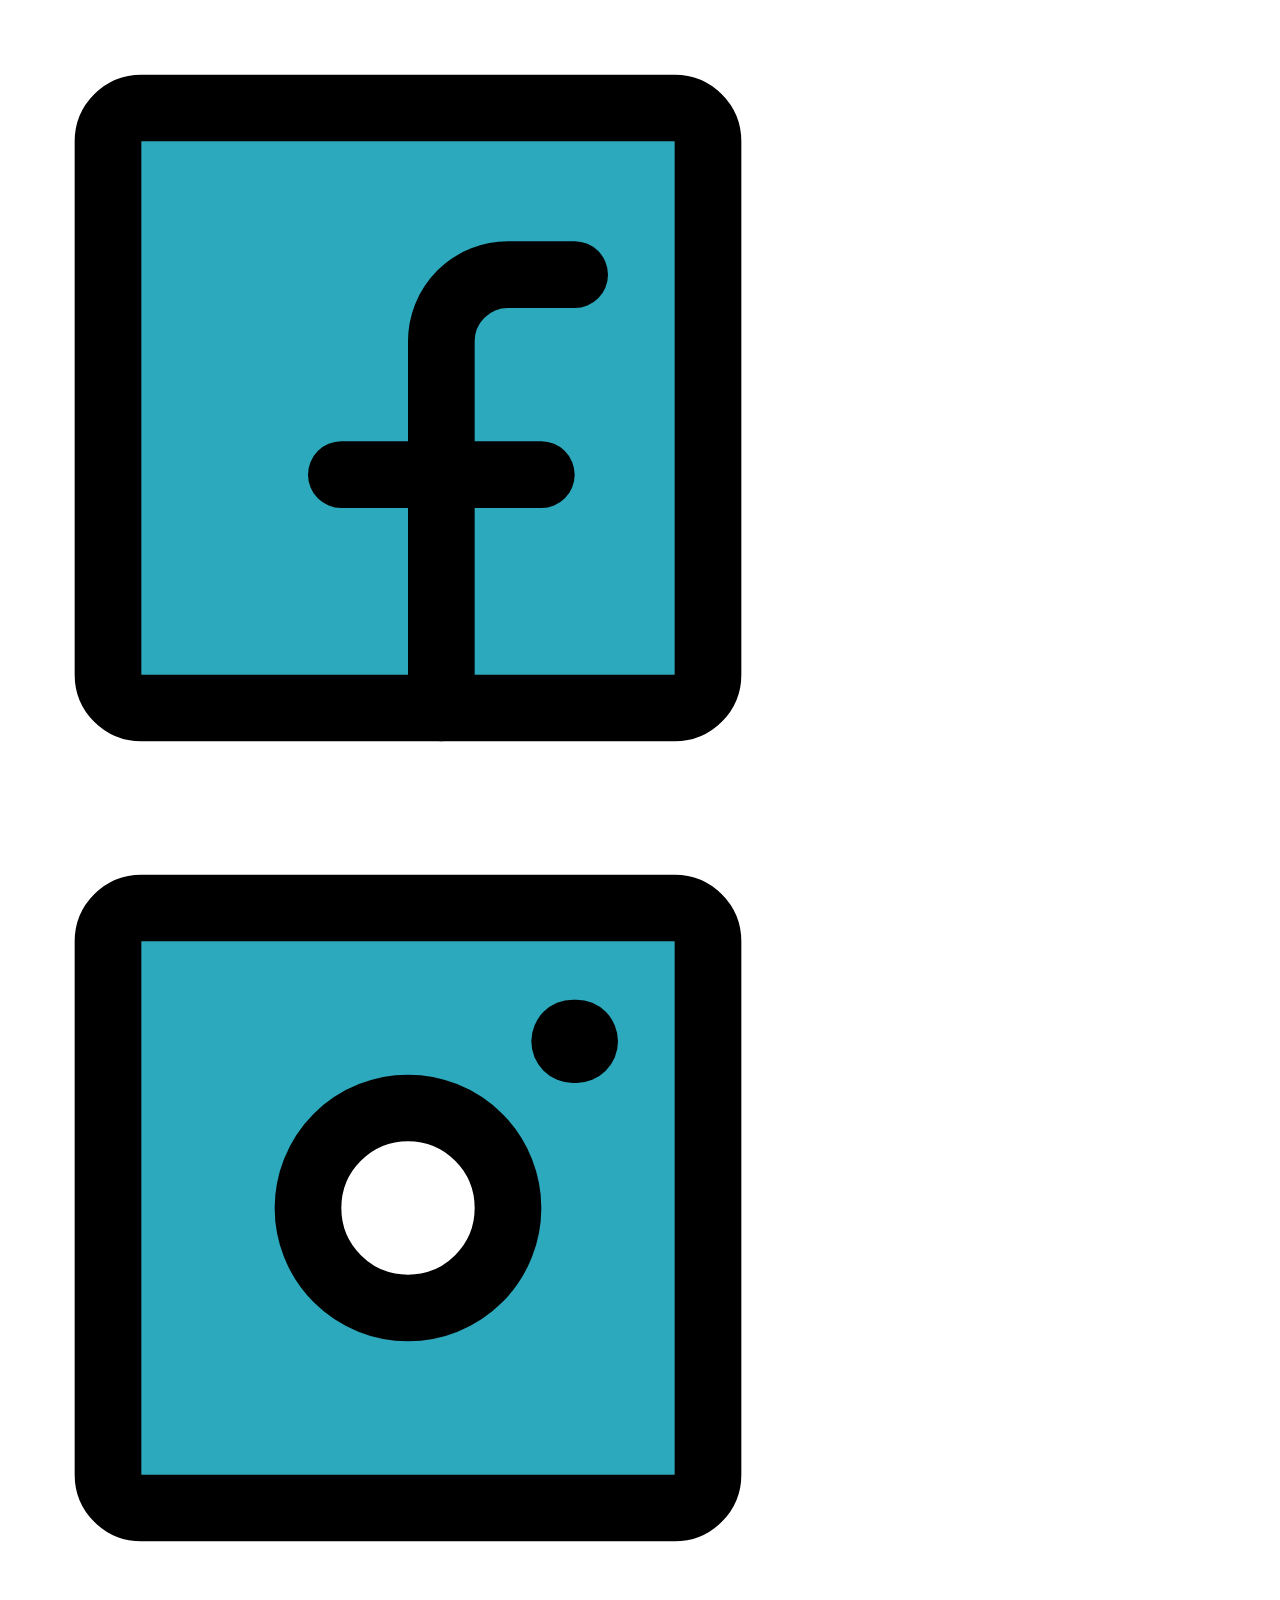
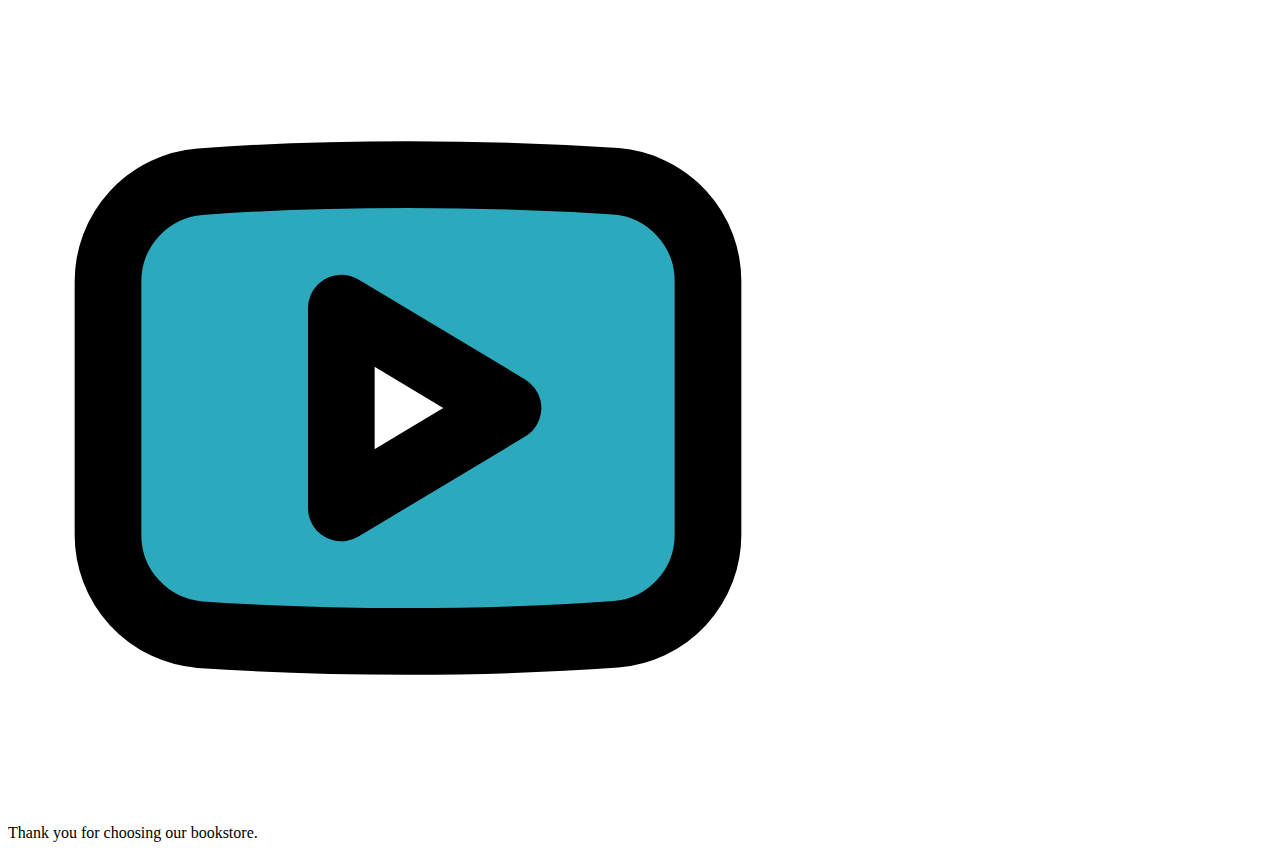
<file: index.footer.partial.html>
<footer class="footer">
  <div class="footer__wrapper container">
    <div class="footer__media">
      <a href="#" class="footer__media-link">
        <img class="footer__media-icon" src="img/icon-facebook.svg" alt="icon_facebook">
      </a>
      <a href="#" class="footer__media-link">
        <img class="footer__media-icon" src="img/icon-instagram.svg" alt="icon instagram">
      </a>
      <a href="#" class="footer__media-link">
        <img class="footer__media-icon" src="img/icon-youtube.svg" alt="icon youtube">
      </a>
    </div>
    <div class="footer__imfotm">
      <p>Thank you for choosing our bookstore.</p>
    </div>
  </div>
</footer>

<!-- <!DOCTYPE html>
<html lang="en">
<head>
  <meta charset="UTF-8">
  <meta name="viewport" content="width=device-width, initial-scale=1.0">
  <title>BookStore</title>
  <script src="https://unpkg.com/htmx.org@1.9.10" integrity="sha384-D1Kt99CQMDuVetoL1lrYwg5t+9QdHe7NLX/SoJYkXDFfX37iInKRy5xLSi8nO7UC" crossorigin="anonymous"></script>
</head>
<body>
  <footer class="footer">
    <div class="footer__wrapper container">
      <div class="footer__media">
        <a href="#" class="footer__media-link">
          <img class="footer__media-icon" src="img/icon-facebook.svg" alt="icon_facebook">
        </a>
        <a href="#" class="footer__media-link">
          <img class="footer__media-icon" src="img/icon-instagram.svg" alt="icon instagram">
        </a>
        <a href="#" class="footer__media-link">
          <img class="footer__media-icon" src="img/icon-youtube.svg" alt="icon youtube">
        </a>
      </div>
      <div class="footer__imfotm">
        <p>Thank you for choosing our bookstore.</p>
      </div>
    </div>
  </footer>
</body>
</html> -->
</file>
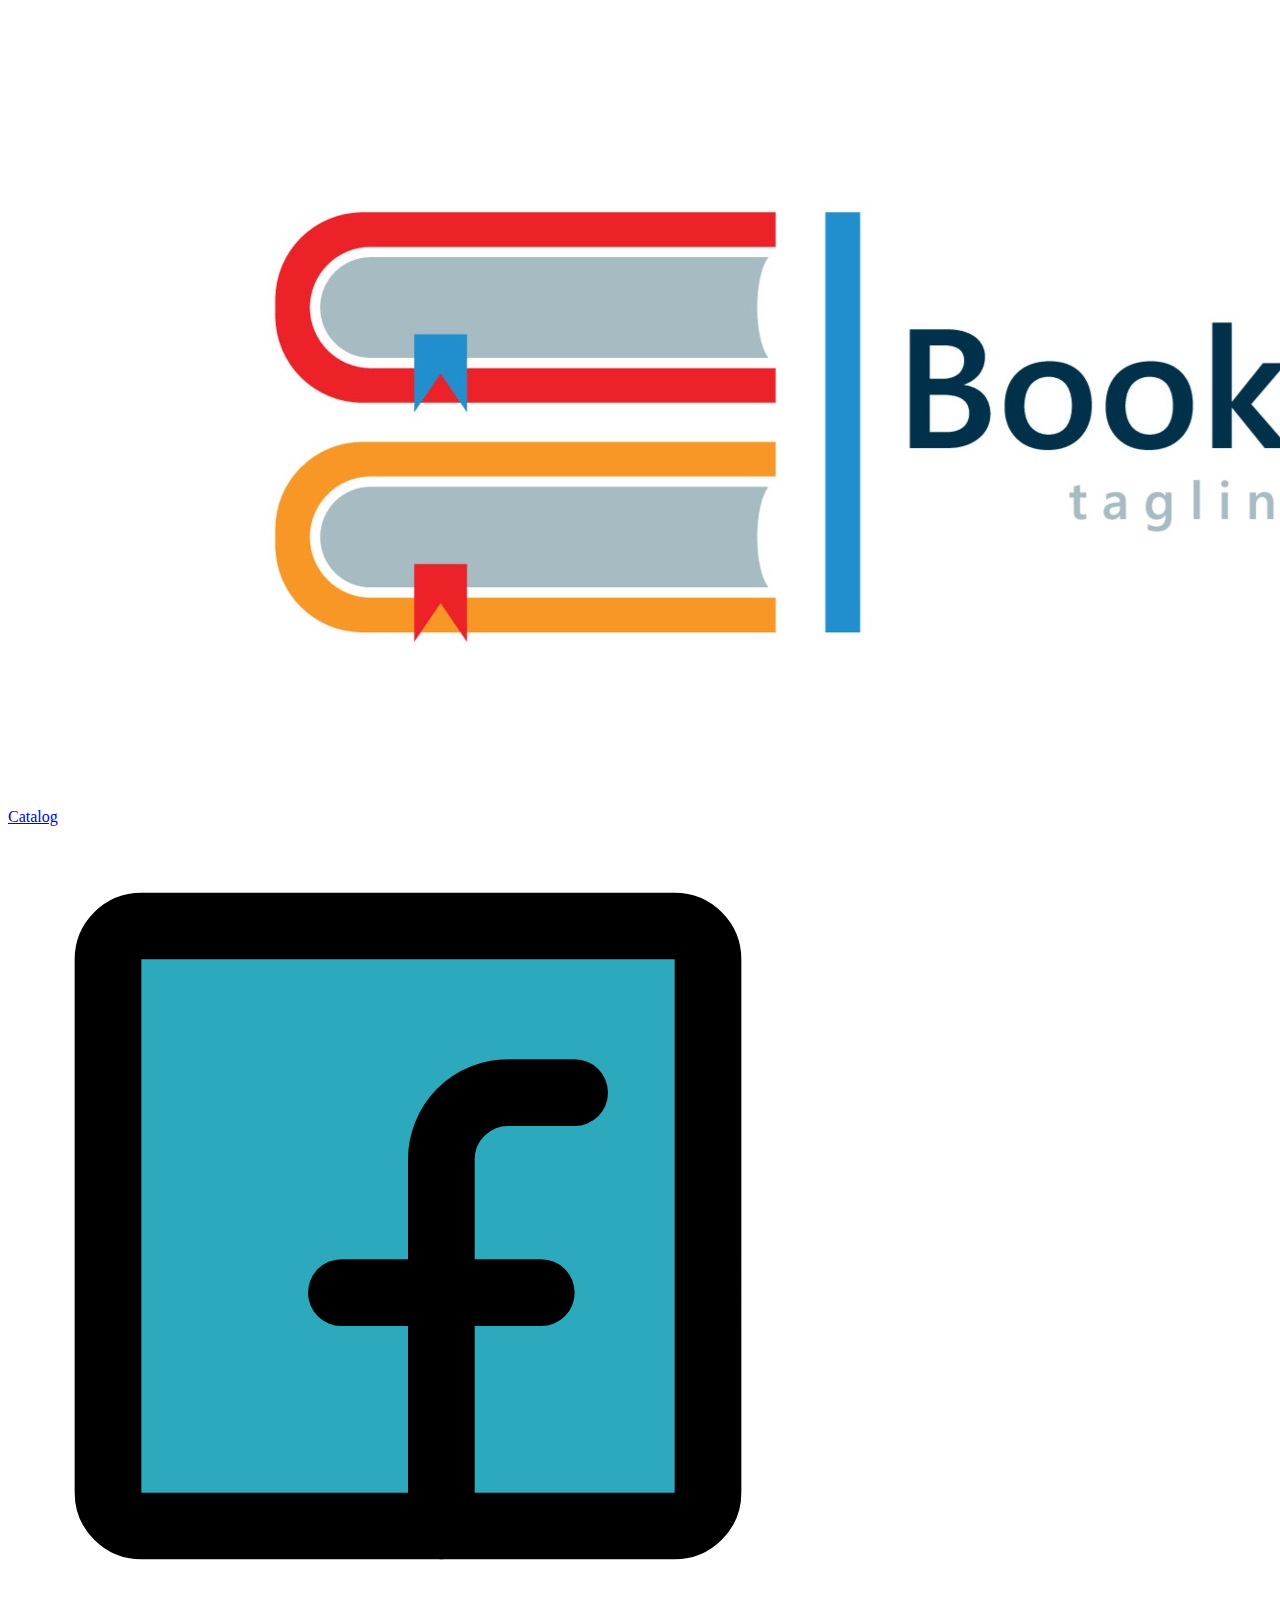
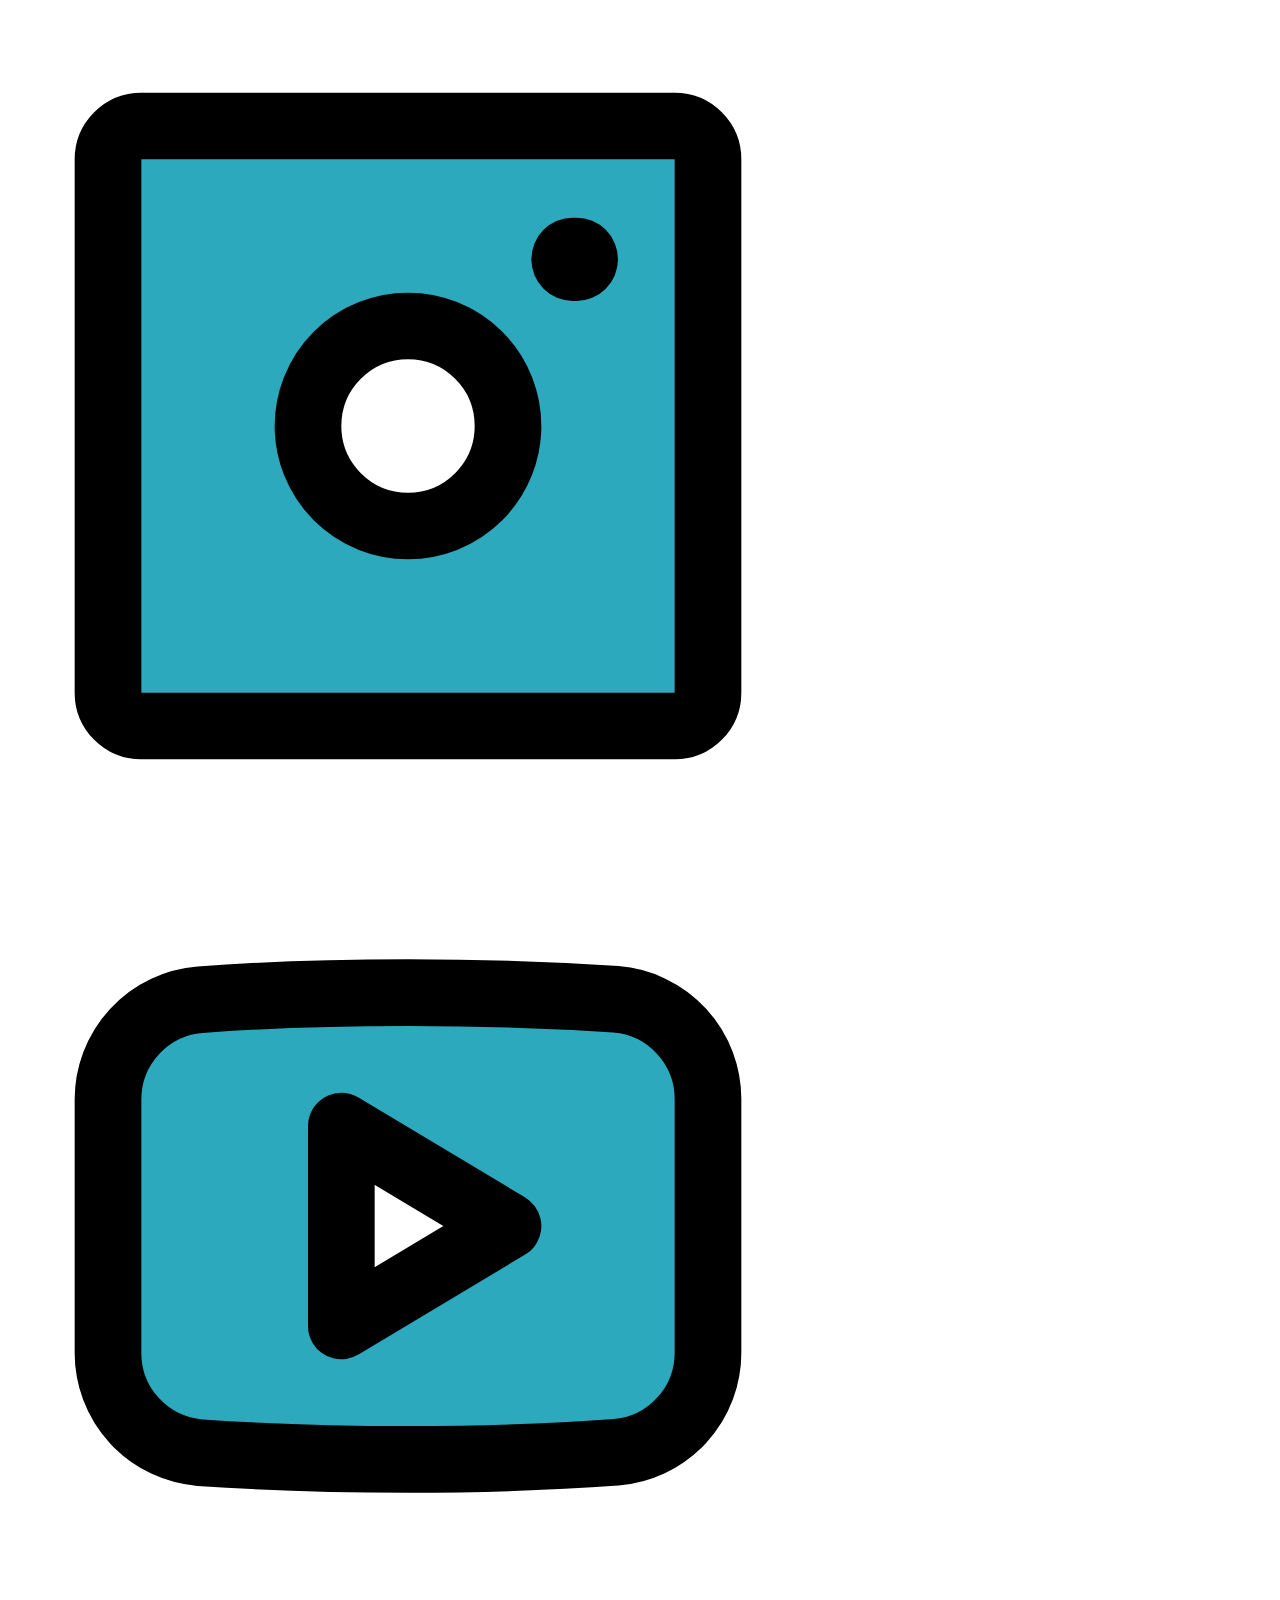
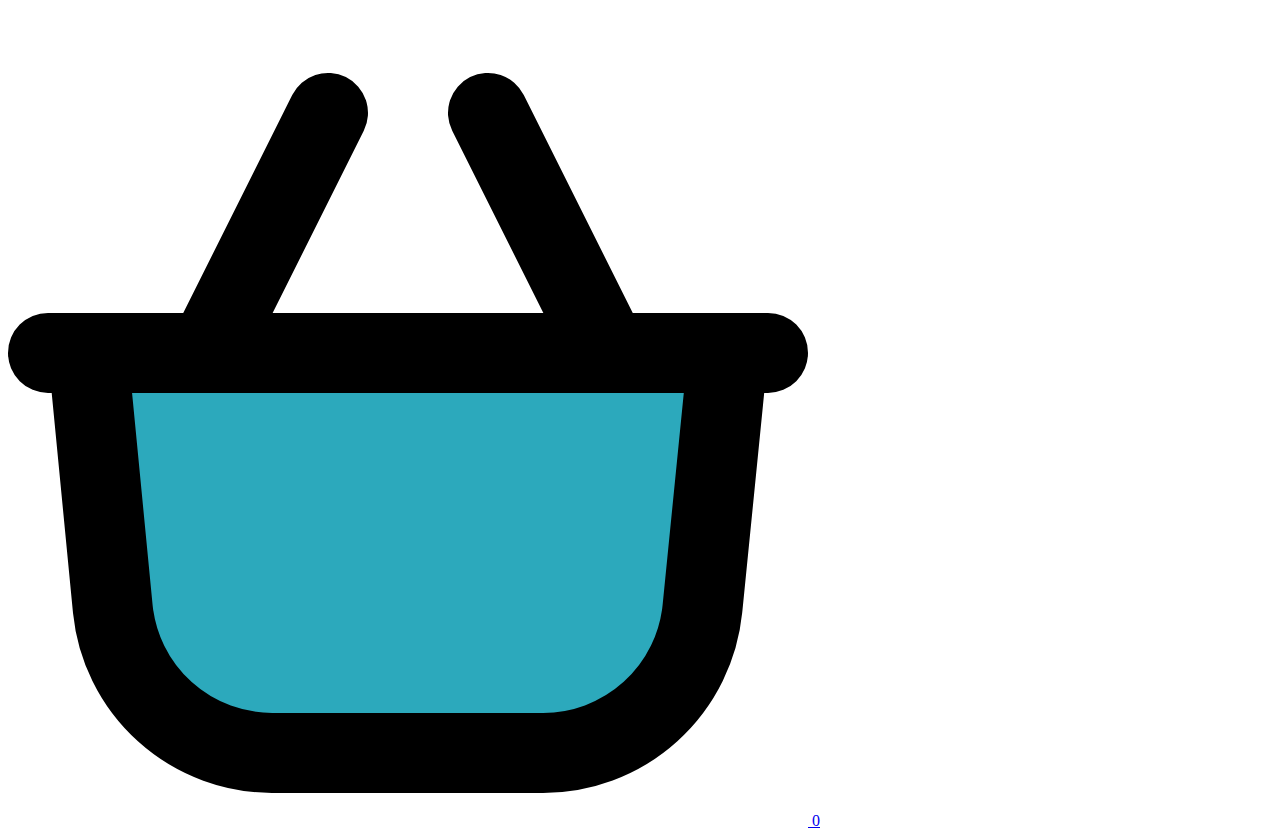
<file: index.header.partial.html>
<header class="header">
  <div class="header__wrapper container">
    <a href="index.html" class="header__logo-link">
      <img class="header__logo" src="img/logo-bookStore.jpg" alt="logo bookStore">
    </a>
    <nav class="header__nav">
      <a href="catalog.html" class="header__nav-link">Catalog</a>
    </nav>
    <div class="header__links">
      <div class="header__media">
        <a href="#" class="header__media-link">
          <img class="header__media-icon" src="img/icon-facebook.svg" alt="icon_facebook">
        </a>
        <a href="#" class="header__media-link">
          <img class="header__media-icon" src="img/icon-instagram.svg" alt="icon instagram">
        </a>
        <a href="#" class="header__media-link">
          <img class="header__media-icon" src="img/icon-youtube.svg" alt="icon youtube">
        </a>
      </div>
      <a href="basket.html" class="header__basket">
        <img src="img/icon-basket.svg" alt="logo basket">
        <span class="basket__count">0</span>
      </a>
    </div>
  </div>
</header>   

<!-- <!DOCTYPE html>
<html lang="en">
<head>
  <meta charset="UTF-8">
  <meta name="viewport" content="width=device-width, initial-scale=1.0">
  <title>BookStore</title>
  <script src="https://unpkg.com/htmx.org@1.9.10" integrity="sha384-D1Kt99CQMDuVetoL1lrYwg5t+9QdHe7NLX/SoJYkXDFfX37iInKRy5xLSi8nO7UC" crossorigin="anonymous"></script>
</head>
<body>
  <header class="header">
    <div class="header__wrapper container">
      <a href="index.html" class="header__logo-link">
        <img class="header__logo" src="img/logo-bookStore.jpg" alt="logo bookStore">
      </a>
      <nav class="header__nav">
        <a href="catalog.html" class="header__nav-link">Catalog</a>
      </nav>
      <div class="header__links">
        <div class="header__media">
          <a href="#" class="header__media-link">
            <img class="header__media-icon" src="img/icon-facebook.svg" alt="icon_facebook">
          </a>
          <a href="#" class="header__media-link">
            <img class="header__media-icon" src="img/icon-instagram.svg" alt="icon instagram">
          </a>
          <a href="#" class="header__media-link">
            <img class="header__media-icon" src="img/icon-youtube.svg" alt="icon youtube">
          </a>
        </div>
        <a href="basket.html" class="header__basket">
          <img src="img/icon-basket.svg" alt="logo basket">
          <span class="basket__count">0</span>
        </a>
      </div>
    </div>
  </header>
</body>
</html> -->
</file>
